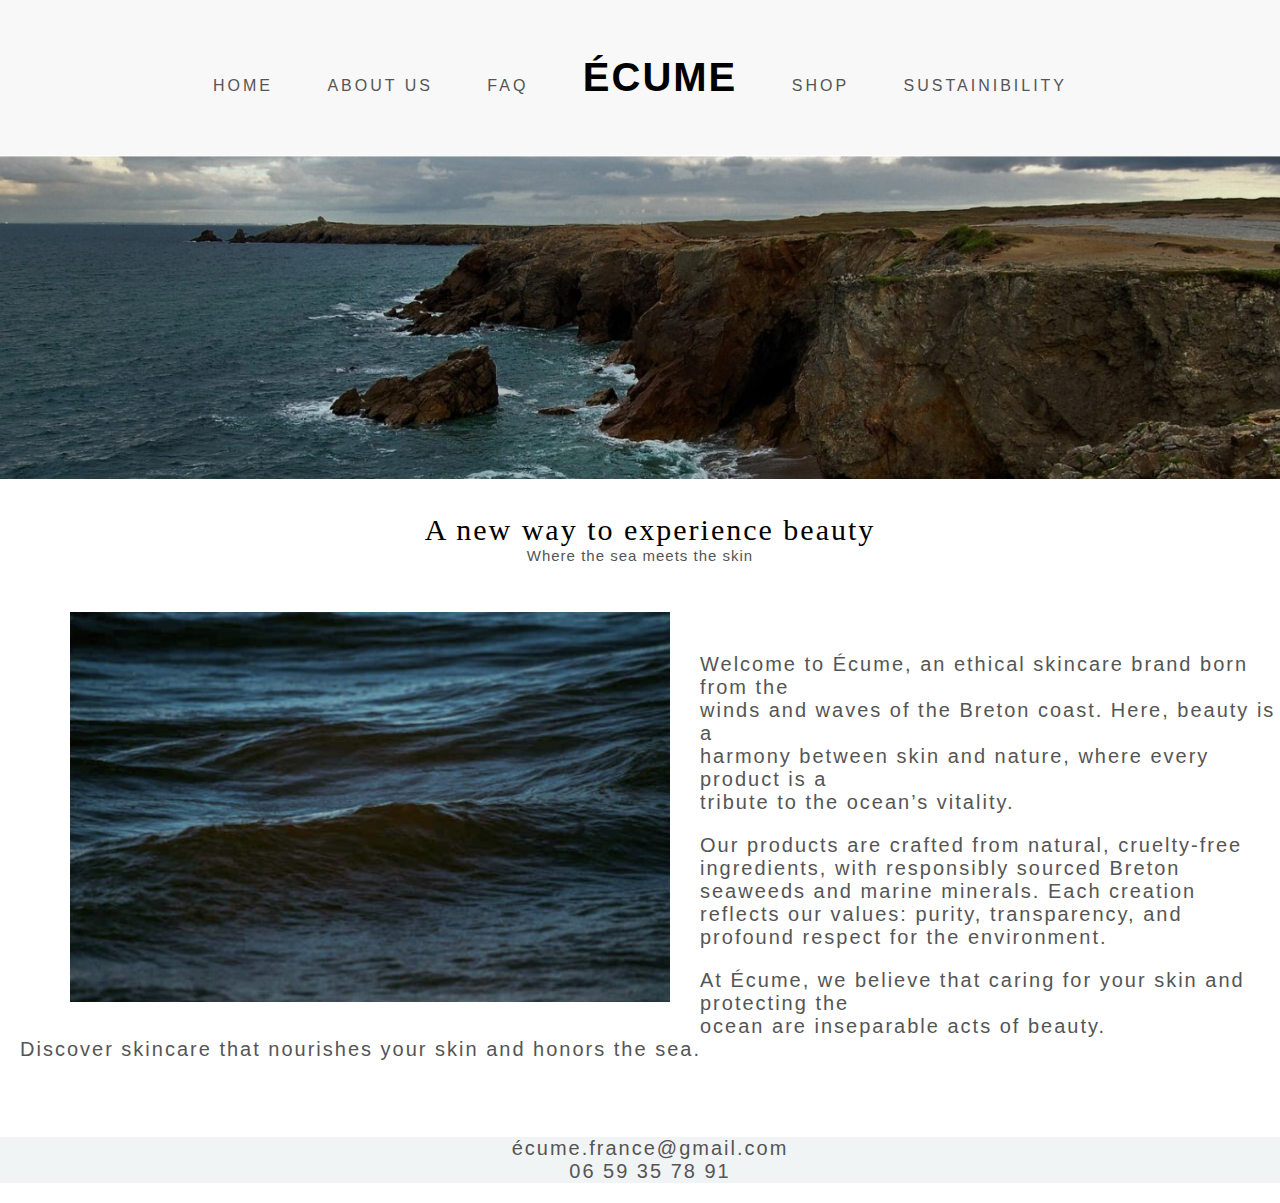
<file: index.html>
<!DOCTYPE html>
<html>
    <head>
        <title> Home </title>
        <link rel="stylesheet" type="text/css" href="style.css"> <!-- Link to the CSS file-->
    </head>
    <body>
        <ul id="navigation">
            
            <li><a href="index.html"> HOME</a></li>
            <li><a href="about.html"> ABOUT US</a></li>
            <li><a href="faq.html"> FAQ</a></li>
            <li id="logo"> ÉCUME</li>
            <li><a href="product.html"> SHOP </a></li>
            <li><a href="sustainibility.html"> SUSTAINIBILITY</a></li>
        </ul>
        <img src="hom.jpg" width=100%>
        
         <p id="intro"> A new way to experience beauty</p>
         <h3 id="subtitle">Where the sea meets the skin</h3>
        <br>
        <img src="sea.jpg" width="600" id="img">
        <br>
        <br>
        <p> Welcome to Écume, an ethical skincare brand born from the <br>winds and waves of 
            the Breton coast. Here, beauty is a <br> harmony between skin and 
            nature, where every product 
            is a<br> tribute to the ocean’s vitality.</p>
    
        
        <p id="p">Our products are crafted from natural, cruelty-free ingredients, with 
            responsibly sourced Breton seaweeds and marine minerals. 
            Each creation reflects our values: purity, transparency, and 
            profound respect for the environment. </p>

        <p> At Écume, we believe that caring for your skin and protecting the <br>
            ocean are inseparable acts of beauty.<br>
Discover skincare that nourishes your skin and honors the sea.
</p>

<br>
<br>
<p id="contact"> écume.france@gmail.com <br>
    06 59 35 78 91
</p>

</body>
</file>
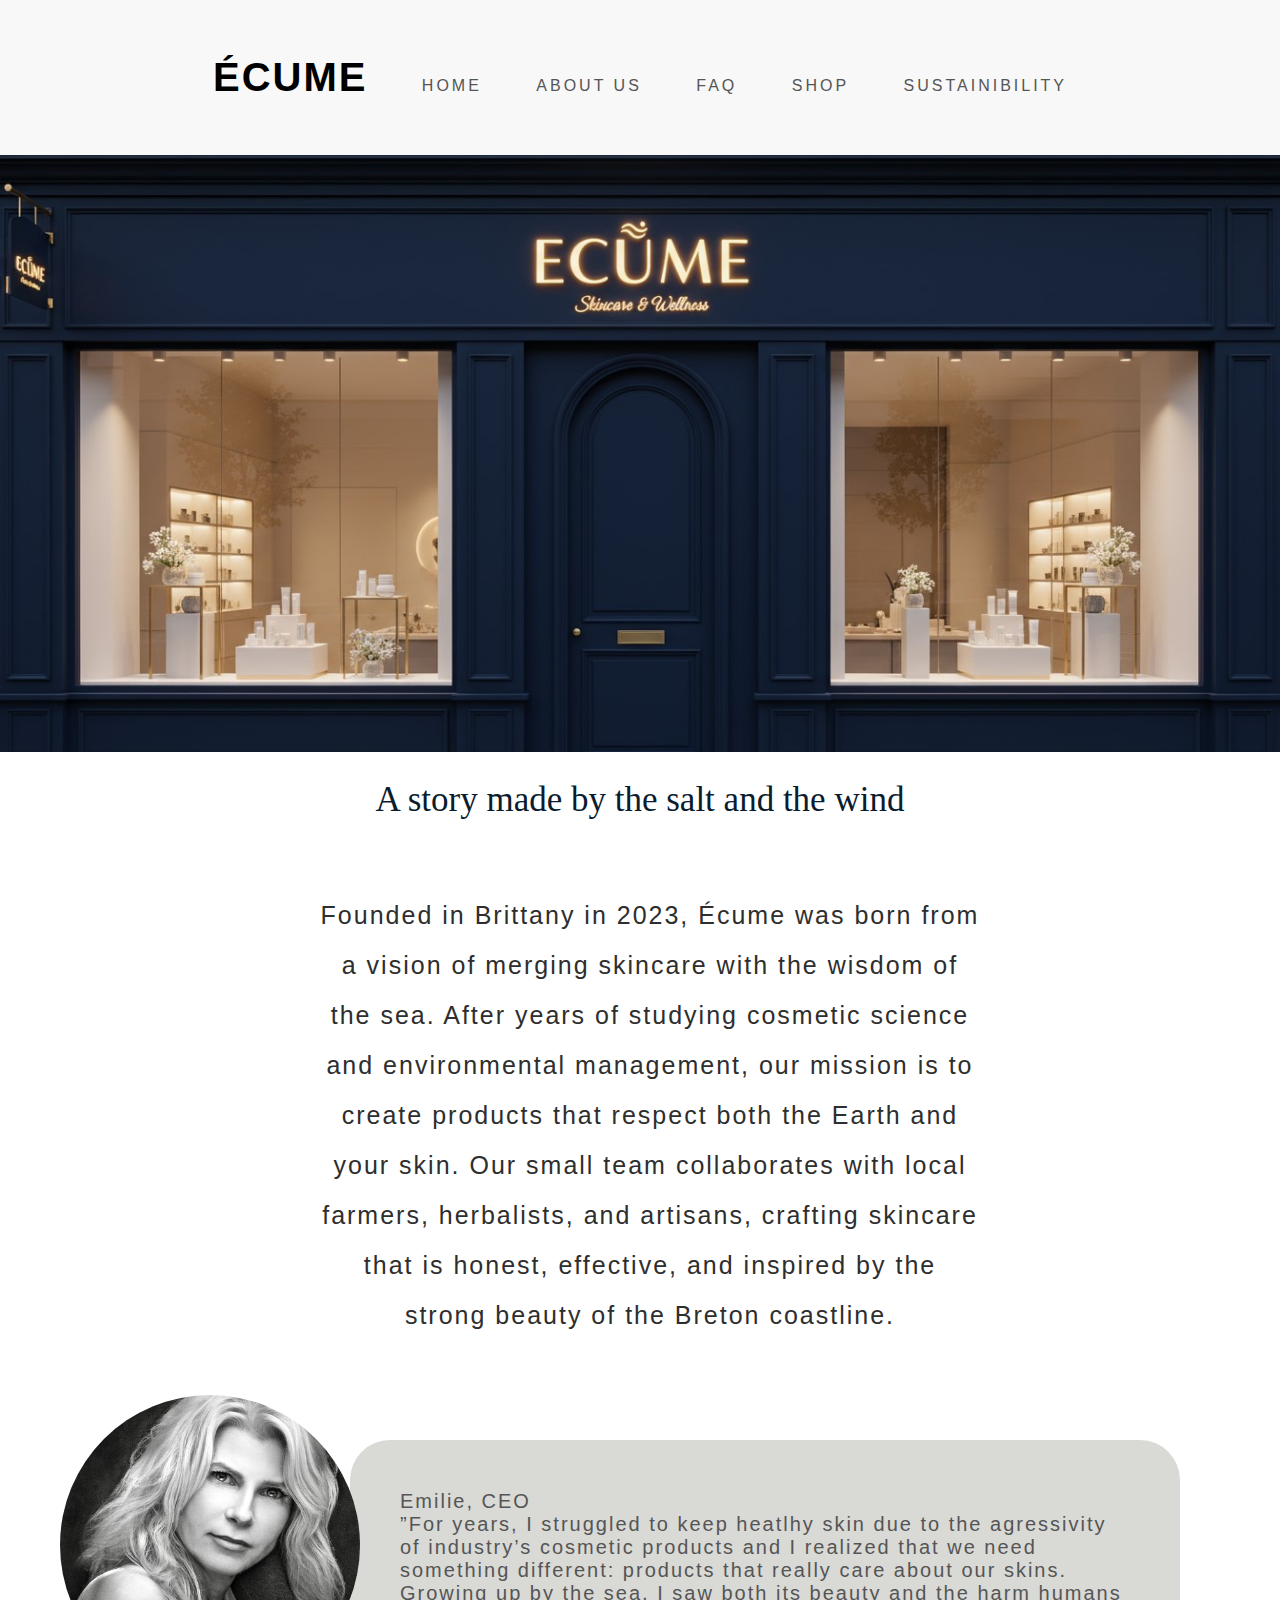
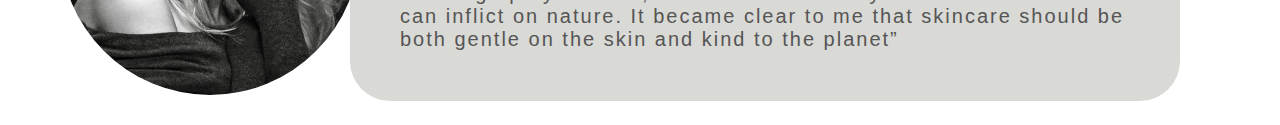
<file: about.html>
<!DOCTYPE html>
<html>
    <head>
        <title> Home </title>
        <link rel="stylesheet" type="text/css" href="style.css"> <!-- Link to the CSS file-->
    </head>
    <body>
        <ul id="navigation">
            <li id="logo"> ÉCUME</li>
            <li><a href="index.html"> HOME</a></li>
            <li><a href="about.html"> ABOUT US</a></li>
            <li><a href="faq.html"> FAQ</a></li>
            <li><a href="product.html"> SHOP </a></li>
            <li><a href="sustainibility.html"> SUSTAINIBILITY</a></li>
        </ul>

        
<img src="shop.jpg" width=100%>

        <h1 id="about-quote"> A story made by the salt and the wind</h1>

        <p id="about-text">Founded in Brittany in 2023, Écume was born from a vision of merging skincare with the wisdom of the sea. After 
            years of studying cosmetic science and environmental management, our mission is to create products that respect both the Earth and 
            your skin. Our small team collaborates with local farmers, herbalists, and artisans, crafting skincare that is honest, effective, 
            and inspired by the strong beauty of the Breton coastline.
        </p>

<img src="founder.jpg" height="300" width="300" id="founder-img">
<p id="founder-text"> Emilie, CEO <br>”For years, I struggled to keep heatlhy skin due to the agressivity of industry’s cosmetic 
    products and I realized that we need something different: products that really care about our skins. Growing up by the sea, I saw 
    both its beauty and the harm humans can inflict on nature. It became clear to me that skincare should be both gentle on the skin and
     kind to the planet”
</p>
        
        </body>
</file>
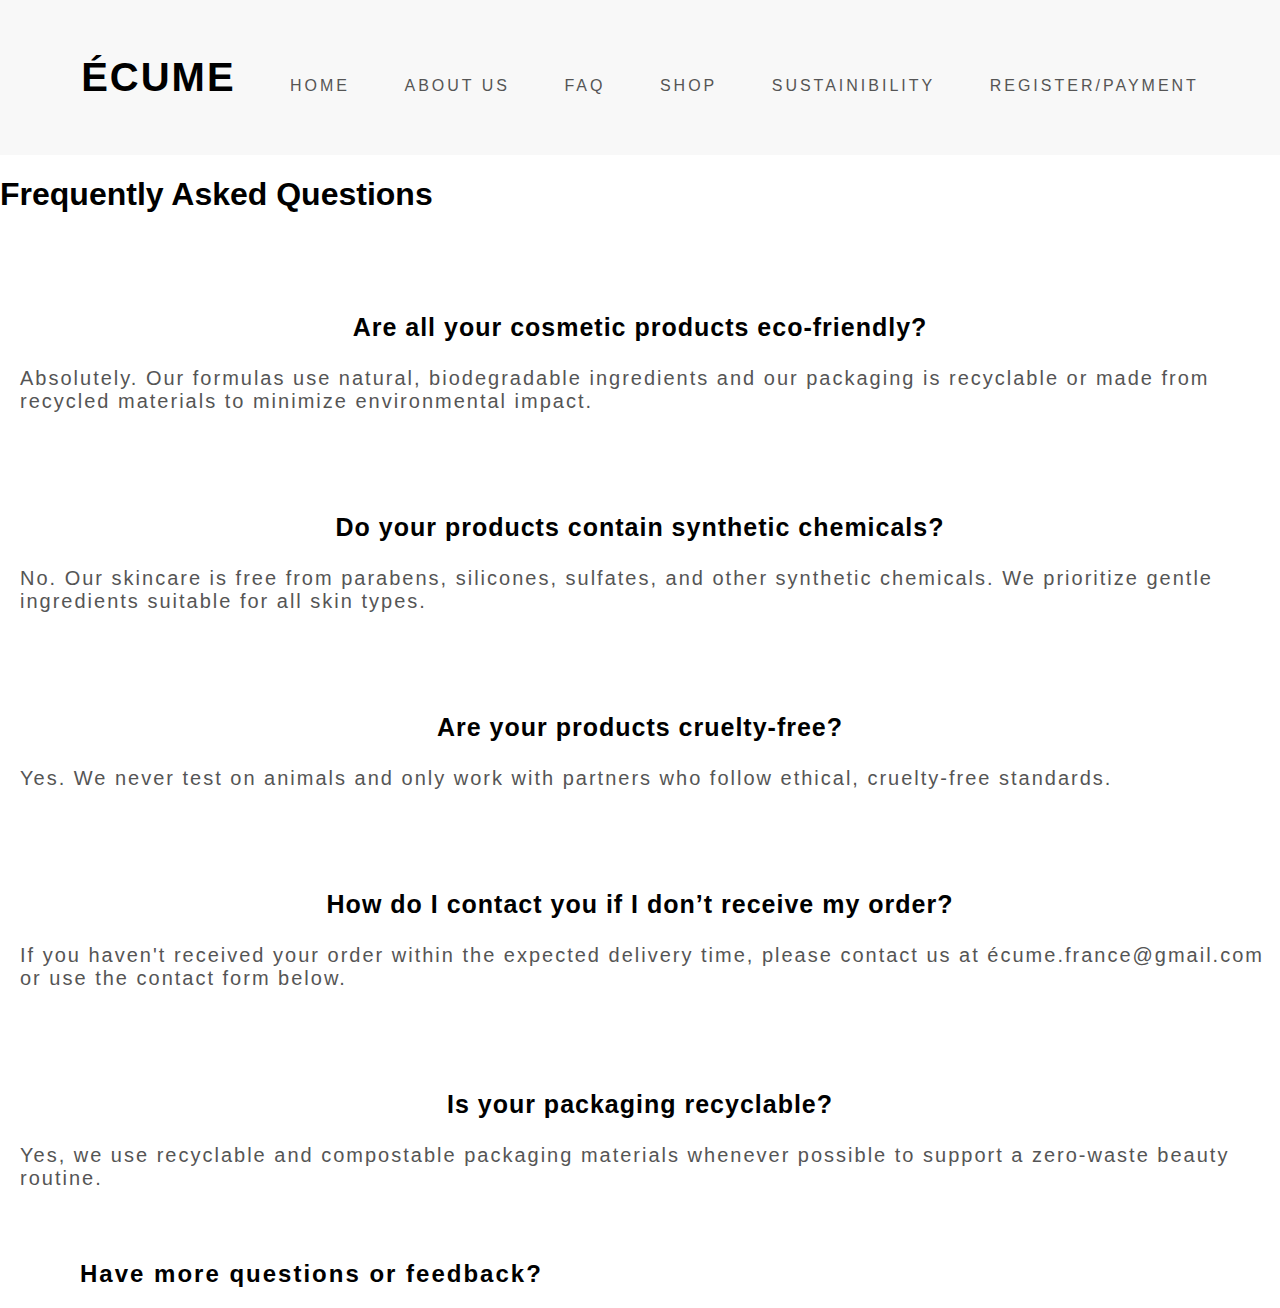
<file: faq.html>
<!DOCTYPE html>
<html>
    <head>
        <title> Home </title>
        <link rel="stylesheet" type="text/css" href="style.css"> <!-- Link to the CSS file-->
    </head>
    <body id="faq">
        <ul id="navigation">
            <li id="logo"> ÉCUME</li>
            <li><a href="index.html"> HOME</a></li>
            <li><a href="about.html"> ABOUT US</a></li>
            <li><a href="faq.html"> FAQ</a></li>
            <li><a href="product.html"> SHOP </a></li>
            <li><a href="sustainibility.html"> SUSTAINIBILITY</a></li>
            <li><a href="regpay.html"> REGISTER/PAYMENT</a></li>
        </ul>

        <h1 id="faq-title"> Frequently Asked Questions</h1>


<h3 class="faq-questions">Are all your cosmetic products eco‑friendly?</h3>
<p class="faq-answer">Absolutely. Our formulas use natural, biodegradable ingredients and our packaging is recyclable or made from recycled materials to minimize environmental impact.</p>

<h3 class="faq-questions">Do your products contain synthetic chemicals?</h3>
<p class="faq-answer">No. Our skincare is free from parabens, silicones, sulfates, and other synthetic chemicals. We prioritize gentle ingredients suitable for all skin types.</p>

<h3 class="faq-questions">Are your products cruelty‑free?</h3>
<p class="faq-answer">Yes. We never test on animals and only work with partners who follow ethical, cruelty‑free standards.</p>

<h3 class="faq-questions">How do I contact you if I don’t receive my order?</h3>
<p class="faq-answer">If you haven't received your order within the expected delivery time, please contact us at écume.france@gmail.com or use the contact form below.</p>

<h3 class="faq-questions">Is your packaging recyclable?</h3>
<p class="faq-answer">Yes, we use recyclable and compostable packaging materials whenever possible to support a zero‑waste beauty routine.</p>



<h2>Have more questions or feedback?</h2>
</file>
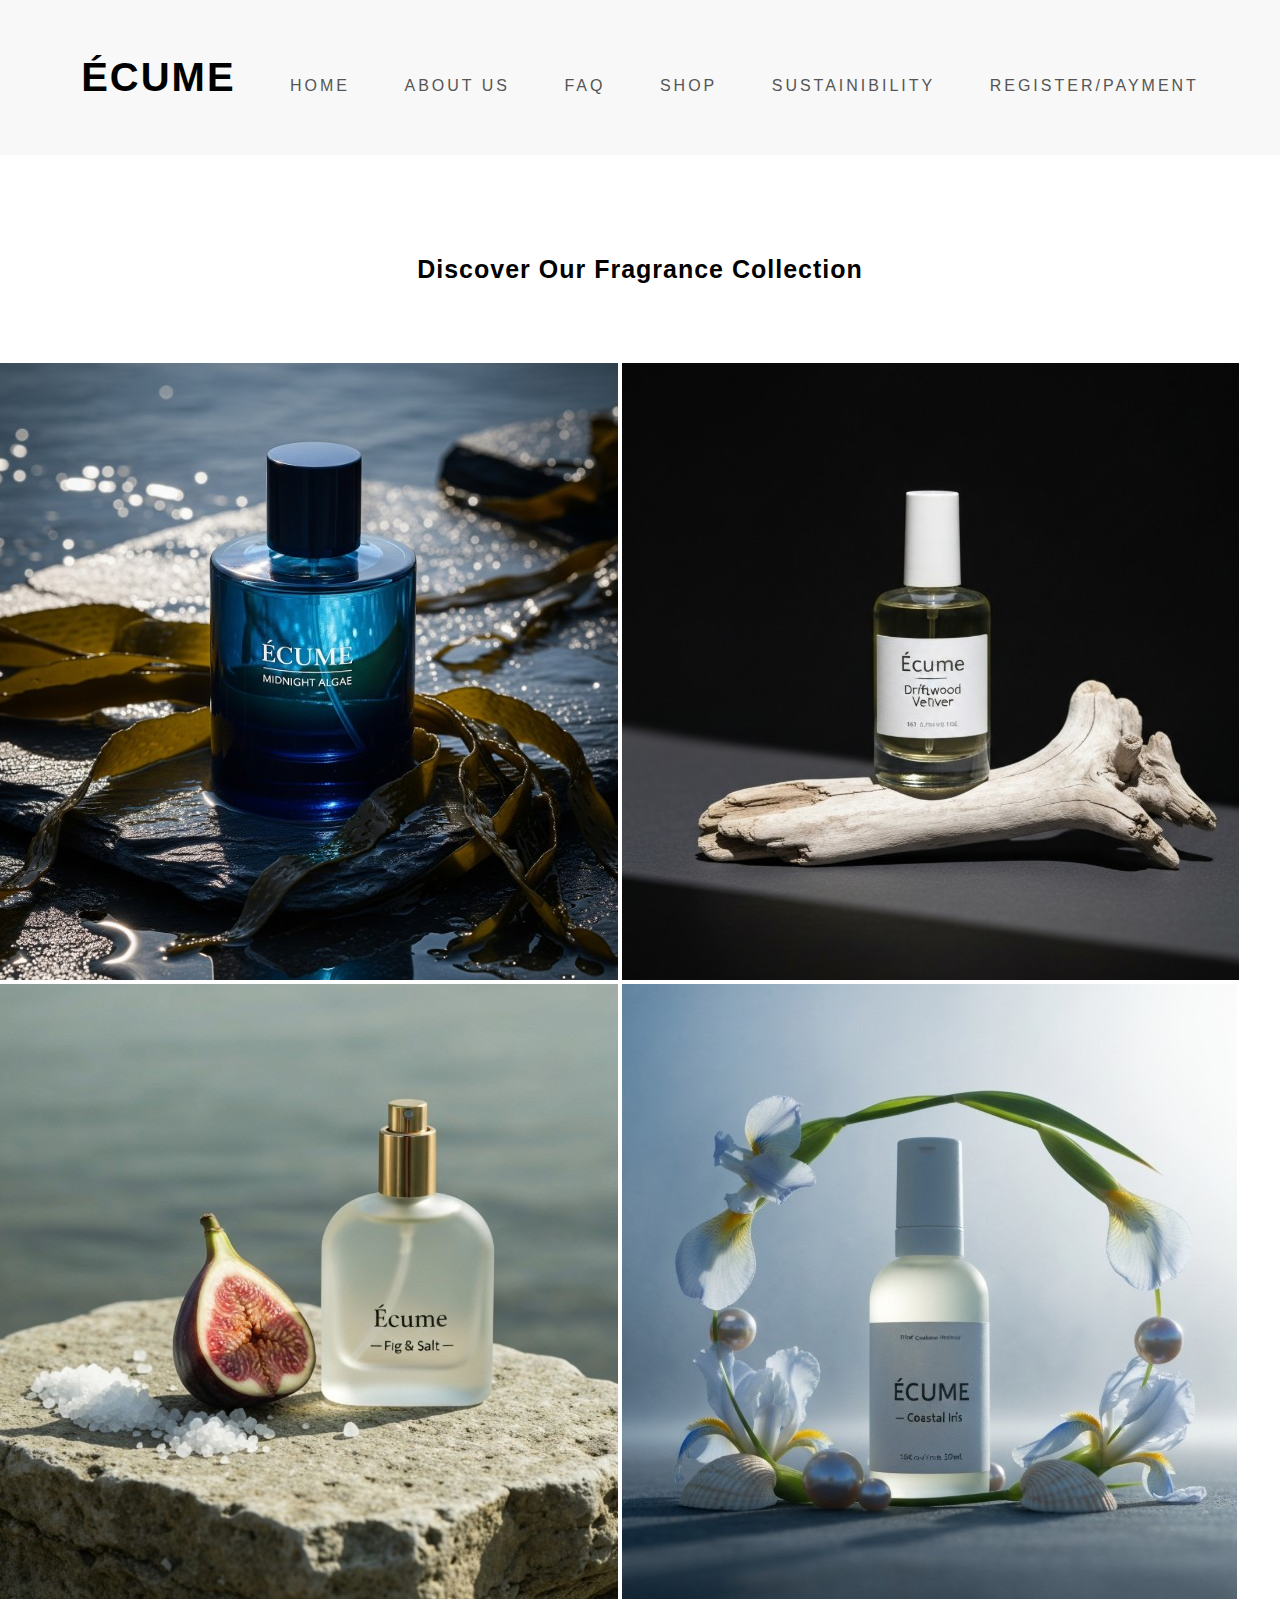
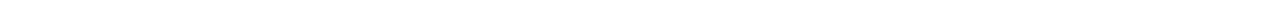
<file: frag.html>
<!DOCTYPE html>
<html>
    <head>
        <title> Home </title>
        <link rel="stylesheet" type="text/css" href="style.css"> <!-- Link to the CSS file-->
    </head>
    <body>
        <ul id="navigation">
            <li id="logo"> ÉCUME</li>
            <li><a href="index.html"> HOME</a></li>
            <li><a href="about.html"> ABOUT US</a></li>
            <li><a href="faq.html"> FAQ</a></li>
            <li><a href="shop.html"> SHOP </a></li>
            <li><a href="sustainibility.html"> SUSTAINIBILITY</a></li>
            <li><a href="regpay.html"> REGISTER/PAYMENT</a></li>
        </ul>
        <h3> Discover Our Fragrance Collection</h3>
        <br>
        <br>
        <br>
        <img src="Fragance1.jpg" class="frag-left">
        <img src="fragrance2.jpg" class="frag-right">
        <img src="fragrance3.jpg"class="frag-left">
        <img src="fragrance4.jpg" class="frag-right">
    </body>
</html>
</file>
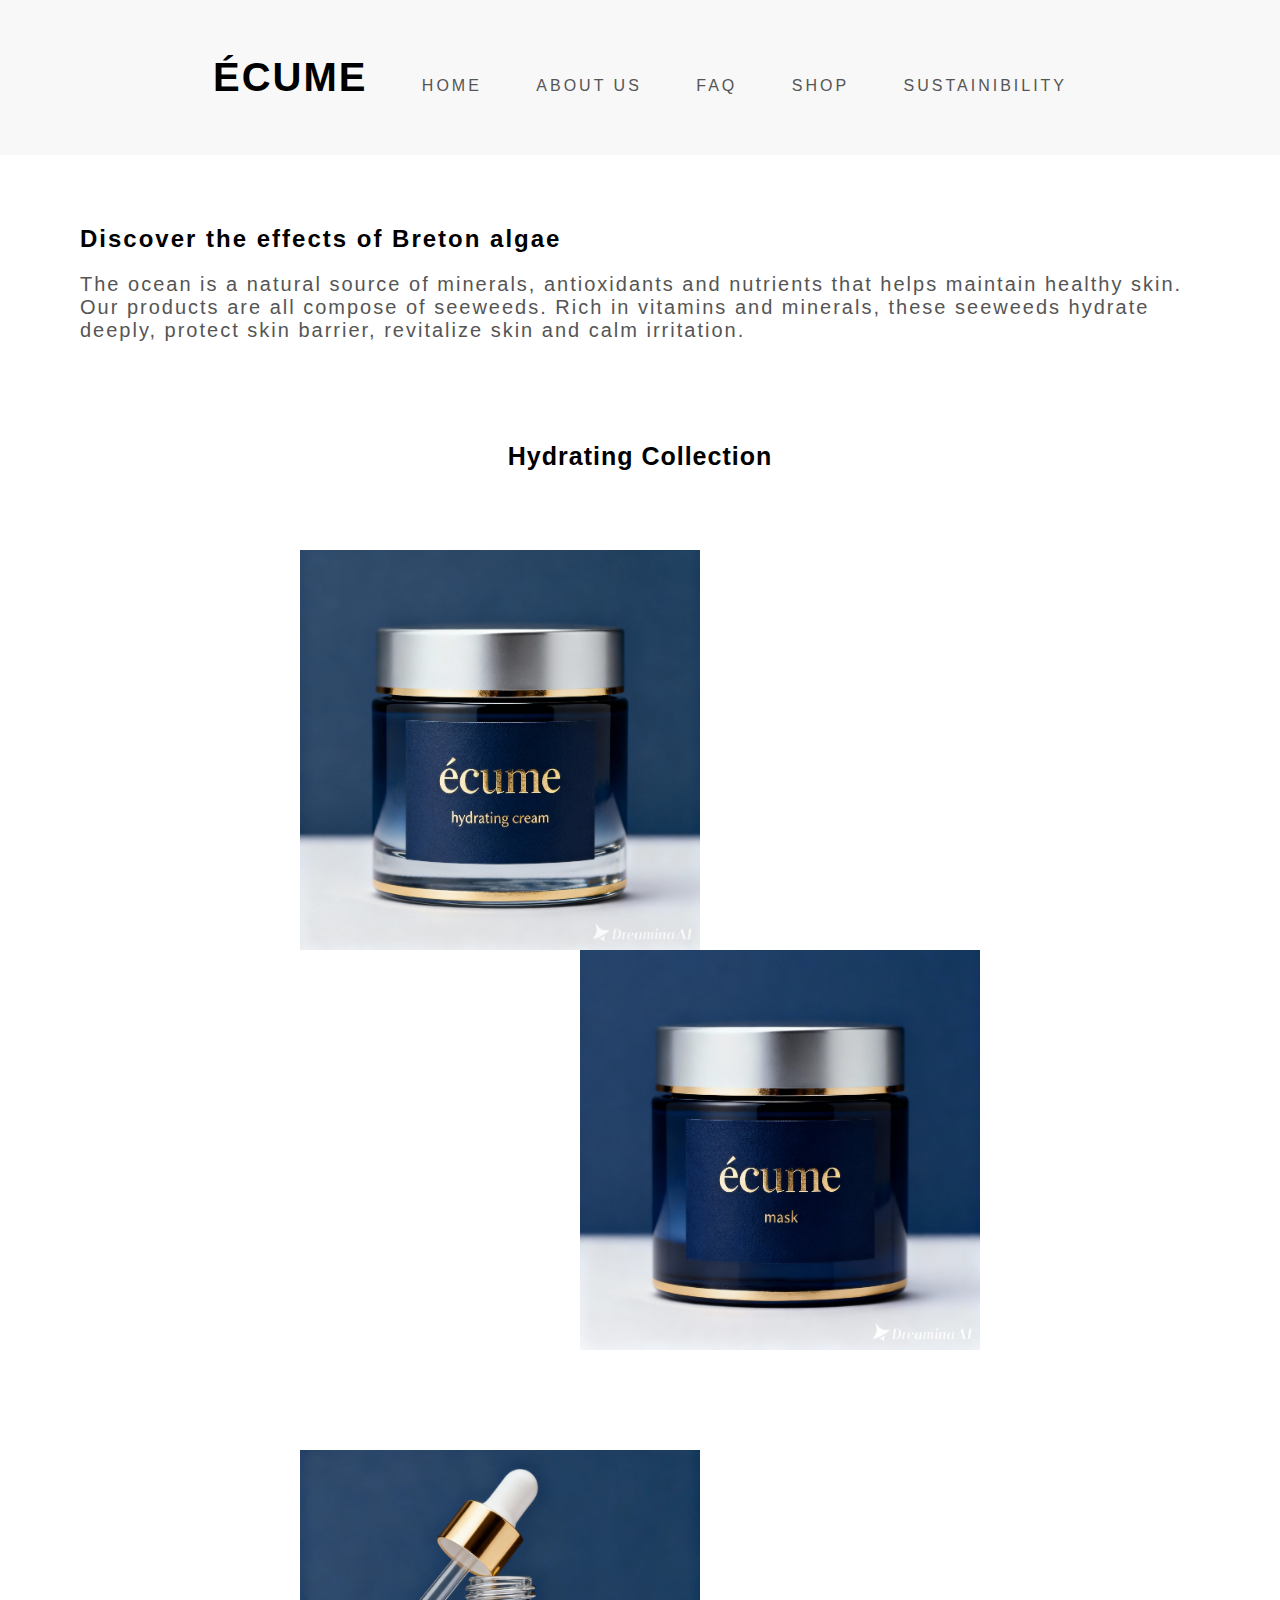
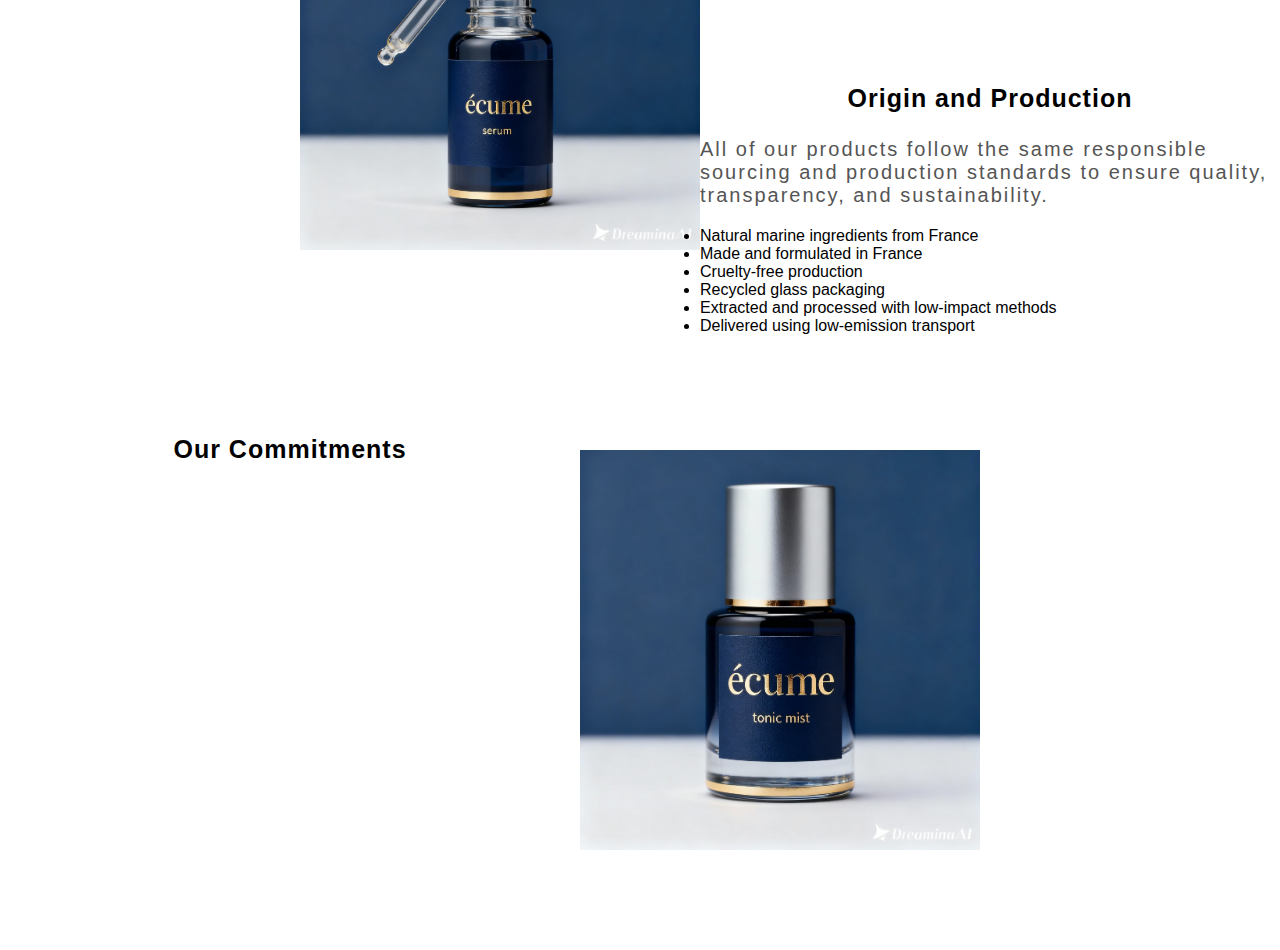
<file: product.html>
<!DOCTYPE html>
<html>
    <head>
        <title> Home </title>
        <link rel="stylesheet" type="text/css" href="style.css"> <!-- Link to the CSS file-->
    </head>
    <body>
        <ul id="navigation">
            <li id="logo"> ÉCUME</li>
            <li><a href="index.html"> HOME</a></li>
            <li><a href="about.html"> ABOUT US</a></li>
            <li><a href="faq.html"> FAQ</a></li>
            <li><a href="product.html"> SHOP </a></li>
            <li><a href="sustainibility.html"> SUSTAINIBILITY</a></li>
        </ul>

        <h2> Discover the effects of Breton algae</h2>
        <p id="product-intro">  The ocean is a natural source of minerals, antioxidants and nutrients that helps maintain healthy skin. 
            Our products are all compose of seeweeds. Rich in vitamins and minerals, these seeweeds hydrate deeply, protect skin barrier,
            revitalize skin and calm irritation.</p>

        <h3> Hydrating Collection</h3>
        <br>
        <br>
        <br>
        <a href="product1.html">
        <img src="cream.jpg" height="400" width="400" id="cream"></a>
        <a href="product2.html">
        <img src="mask.jpg" height="400" width="400" id="mask"></a>
        <a href="product3.html">
        <img src="serum.jpg" height="400" width="400" id="serum"></a>
        <a href="product4.html">
        <img src="mist.jpg" height="400" width="400" id="mist"></a>
        <br>
        <br>
        <br>
        <br>
        <br>
        <br>
        <br>
        <br>
        <br>
        <br>
        <br>
        <br>
        <br>
        <br>
        <br>
        <br>
        <br>
        <br>
        <br>
        <br>
        <br>
        <br>
        <br>
        <br>
        <br>
        <br>
        <br>
        <br>
        <br>
        <br>
        <br>
        <br>
        <br>
        <br>
        <br>
        <br>
        <br>
        <br>
        <br>
        <br>
        <br>
        <br>
        <br>
        <br>
        <br>
        <br>
        <br>
        <br>
        <br>
        <br>
        <br>
        <br>
        <br>
        <br>
        <br>
        <br>
        <br>
    
        <h3> Origin and Production</h3>
          <p>All of our products follow the same responsible sourcing and production standards to ensure quality, transparency, and sustainability.</p>
    <ul>
     <li>Natural marine ingredients from France</li>
    <li>Made and formulated in France</li>
    <li>Cruelty-free production</li>
    <li>Recycled glass packaging</li>
    <li>Extracted and processed with low-impact methods</li>
    <li>Delivered using low-emission transport</li>
    </ul>
    <h3> Our Commitments</h3>
  


    </body>
</file>
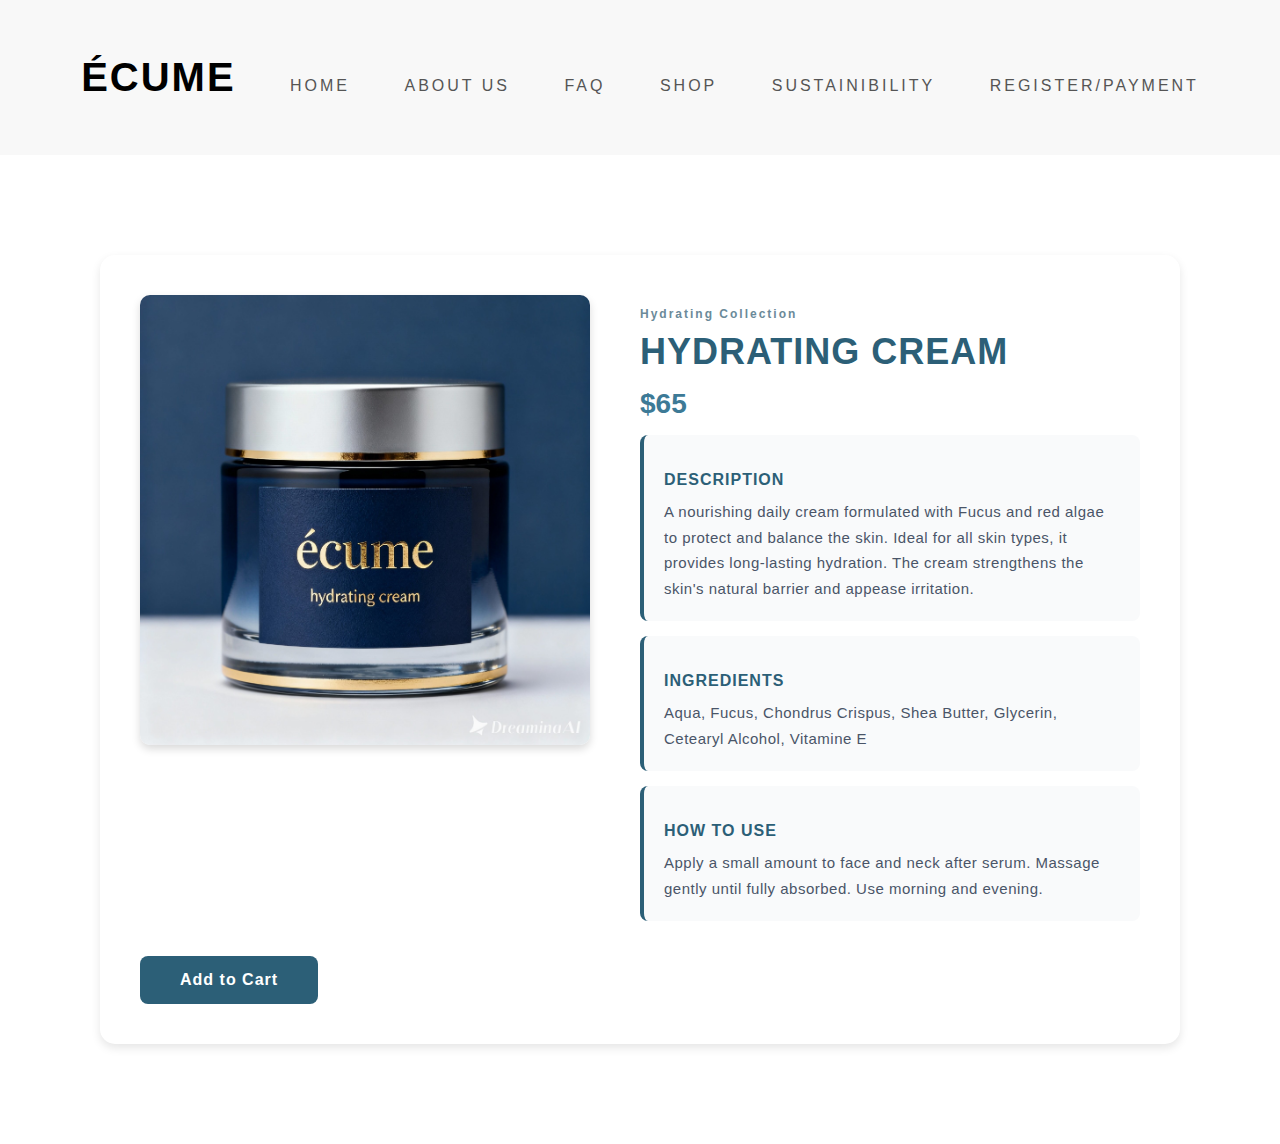
<file: product1.html>
<!DOCTYPE html>
<html>
    <head>
        <title> Home </title>
        <link rel="stylesheet" type="text/css" href="product.css"> <!-- Link to the CSS file-->
    </head>
    <body>
        <ul id="navigation">
            <li id="logo"> ÉCUME</li>
            <li><a href="index.html"> HOME</a></li>
            <li><a href="about.html"> ABOUT US</a></li>
            <li><a href="faq.html"> FAQ</a></li>
            <li><a href="shop.html"> SHOP </a></li>
            <li><a href="sustainibility.html"> SUSTAINIBILITY</a></li>
            <li><a href="regpay.html"> REGISTER/PAYMENT</a></li>
        </ul>
    
    <div class="product-container">
        <img src="cream.jpg" class="product-image">
        
            
            <p class="collection-tag">Hydrating Collection</p>
            <h1 class="product-name">HYDRATING CREAM</h1>
            <p class="product-price">$65</p>
            
            <div class="product-section">
                <h3>DESCRIPTION</h3>
                <p>A nourishing daily cream formulated with Fucus and red algae to protect and balance the skin. Ideal for all skin types, it provides long-lasting hydration. The cream strengthens the skin's natural barrier and appease irritation.</p>
            </div>
            
            <div class="product-section">
                <h3>INGREDIENTS</h3>
                <p>Aqua, Fucus, Chondrus Crispus, Shea Butter, Glycerin, Cetearyl Alcohol, Vitamine E</p>
            </div>
            
            <div class="product-section">
                <h3>HOW TO USE</h3>
                <p>Apply a small amount to face and neck after serum. Massage gently until fully absorbed. Use morning and evening.</p>
            </div>
            
            <button class="buy-button">Add to Cart</button>
            
        
    </div>
</file>
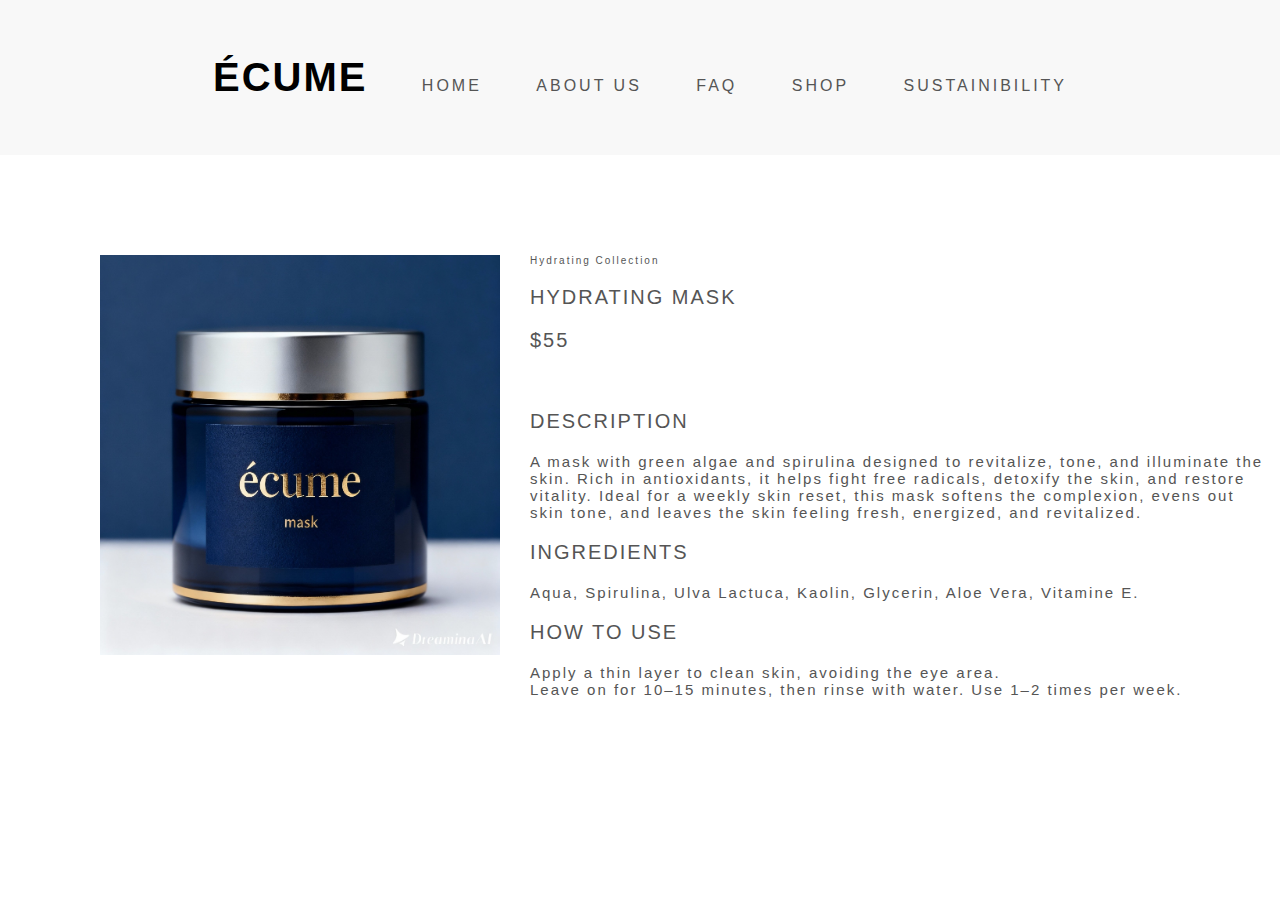
<file: product2.html>
<!DOCTYPE html>
<html>
    <head>
        <title> Home </title>
        <link rel="stylesheet" type="text/css" href="style.css"> <!-- Link to the CSS file-->
    </head>
    <body>
        <ul id="navigation">
            <li id="logo"> ÉCUME</li>
            <li><a href="index.html"> HOME</a></li>
            <li><a href="about.html"> ABOUT US</a></li>
            <li><a href="faq.html"> FAQ</a></li>
            <li><a href="product.html"> SHOP </a></li>
            <li><a href="sustainibility.html"> SUSTAINIBILITY</a></li>
        </ul>
        <img src="mask.jpg" height="400" width="400" class="products-img">
        <p id="collection"> Hydrating Collection</p>
    <p id="name1"> HYDRATING MASK</p>
    <p>$55</p>
    <br>
        <p> DESCRIPTION</p>
    <p class="text"> A mask with green algae and spirulina designed to revitalize, tone, and illuminate the skin. Rich in antioxidants, it helps fight free radicals, detoxify the skin, and restore vitality. Ideal for a weekly skin reset, this mask softens the complexion, evens out skin tone, and leaves the skin feeling fresh, energized, and revitalized.
</p>
    <p> INGREDIENTS</p>
    <p class="text">Aqua, Spirulina, Ulva Lactuca, Kaolin, Glycerin, Aloe Vera, Vitamine E.
</p>
    <p> HOW TO USE</p>  
    <p class="howtouse">  Apply a thin layer to clean skin, avoiding the eye area. <br>Leave on for 10–15 minutes, 
        then rinse with water. Use 1–2 times per week.</p>
</file>
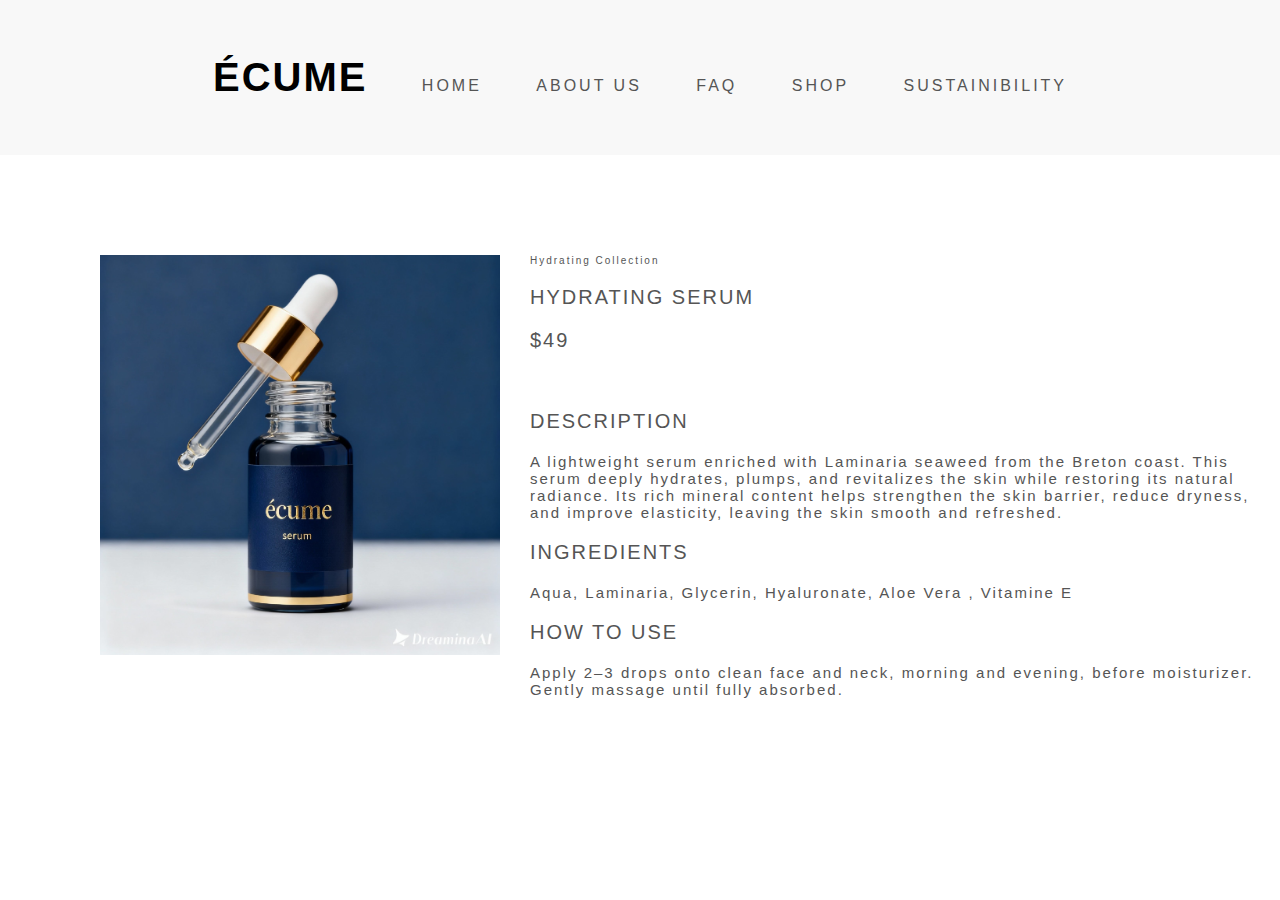
<file: product3.html>
<!DOCTYPE html>
<html>
    <head>
        <title> Home </title>
        <link rel="stylesheet" type="text/css" href="style.css"> <!-- Link to the CSS file-->
    </head>
    <body>
        <ul id="navigation">
            <li id="logo"> ÉCUME</li>
            <li><a href="index.html"> HOME</a></li>
            <li><a href="about.html"> ABOUT US</a></li>
            <li><a href="faq.html"> FAQ</a></li>
            <li><a href="product.html"> SHOP </a></li>
            <li><a href="sustainibility.html"> SUSTAINIBILITY</a></li>
        </ul>
        <img src="serum.jpg" height="400" width="400" class="products-img">
        <p id="collection"> Hydrating Collection</p>
    <p id="name1"> HYDRATING SERUM</p>
    <p>$49</p>
    <br>
    <p> DESCRIPTION</p>
    <p class="text"> A lightweight serum enriched with Laminaria seaweed from the Breton coast. This serum deeply hydrates, plumps, and revitalizes the skin while restoring its natural radiance. Its rich mineral content helps strengthen the skin barrier, reduce dryness, and improve elasticity, leaving the skin smooth and refreshed.</p>
    <p> INGREDIENTS</p>
    <p class="text">Aqua, Laminaria, Glycerin, Hyaluronate, Aloe Vera , Vitamine E
</p>
    <p> HOW TO USE</p>  
    <p class="howtouse">Apply 2–3 drops onto clean face and neck, morning and evening, before moisturizer. Gently massage until fully absorbed. </p>
</file>
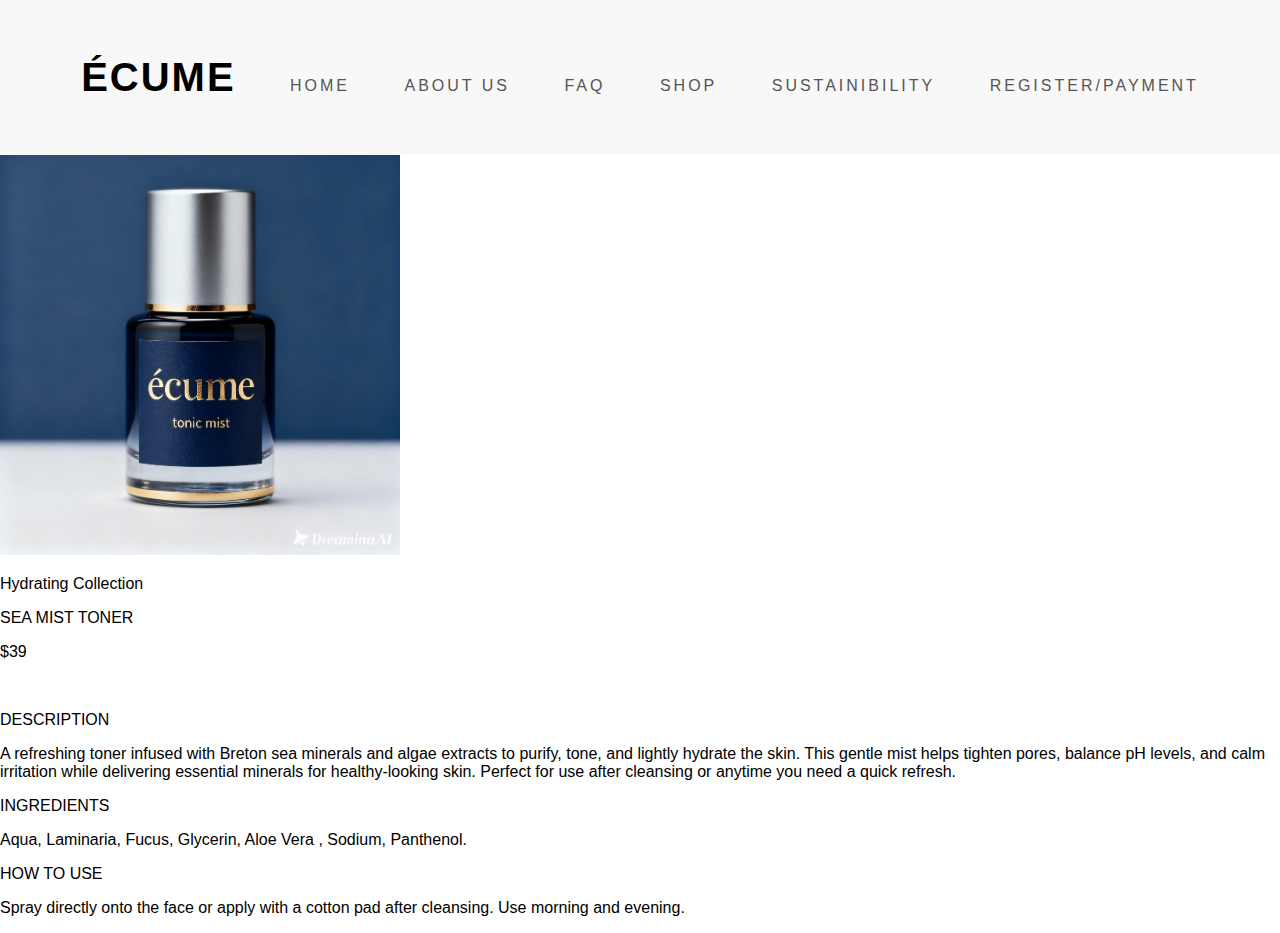
<file: product4.html>
<!DOCTYPE html>
<html>
    <head>
        <title> Home </title>
        <link rel="stylesheet" type="text/css" href="product.css"> <!-- Link to the CSS file-->
    </head>
    <body>
        <ul id="navigation">
            <li id="logo"> ÉCUME</li>
            <li><a href="index.html"> HOME</a></li>
            <li><a href="about.html"> ABOUT US</a></li>
            <li><a href="faq.html"> FAQ</a></li>
            <li><a href="shop.html"> SHOP </a></li>
            <li><a href="sustainibility.html"> SUSTAINIBILITY</a></li>
            <li><a href="regpay.html"> REGISTER/PAYMENT</a></li>
        </ul>
        <img src="mist.jpg" height="400" width="400" class="products-img">
        <p id="collection"> Hydrating Collection</p>
    <p id="name1"> SEA MIST TONER</p>
    <p>$39</p>
    <br>
    <p> DESCRIPTION</p>
    <p class="text"> A refreshing toner infused with Breton sea minerals and algae extracts to purify, tone, and lightly hydrate the skin. This gentle mist helps tighten pores, balance pH levels, and calm irritation while delivering essential minerals for healthy-looking skin. Perfect for use after cleansing or anytime you need a quick refresh.
</p>
    <p> INGREDIENTS</p>
    <p class="text">Aqua, Laminaria, Fucus, Glycerin, Aloe Vera , Sodium, Panthenol.</p>
    <p> HOW TO USE</p>  
    <p class="howtouse">Spray directly onto the face or apply with a cotton pad after cleansing. Use morning and evening.
</p>
</file>
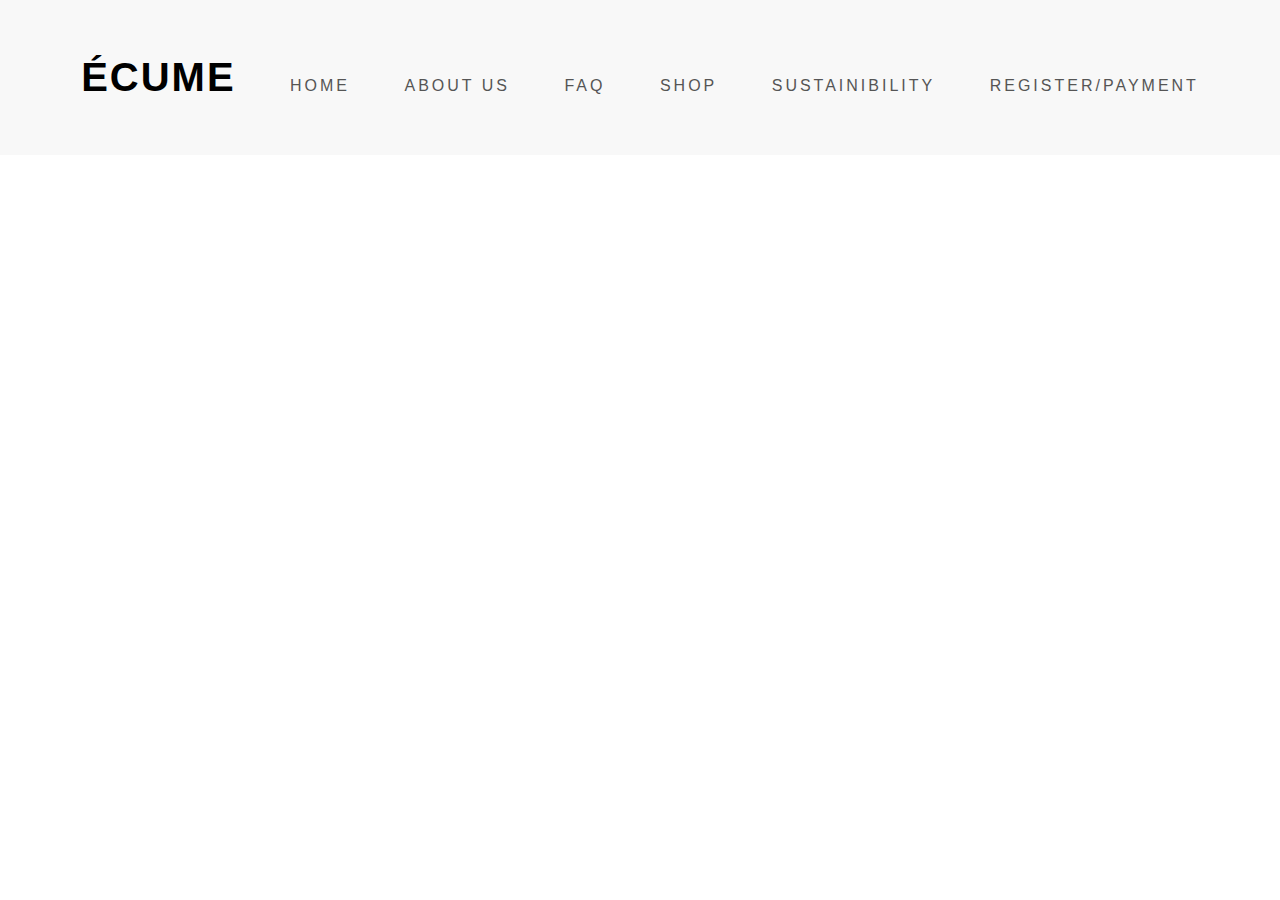
<file: regpay.html>
<!DOCTYPE html>
<html>
    <head>
        <title> Home </title>
        <link rel="stylesheet" type="text/css" href="style.css"> <!-- Link to the CSS file-->
    </head>
    <body>
        <ul id="navigation">
            <li id="logo"> ÉCUME</li>
            <li><a href="index.html"> HOME</a></li>
            <li><a href="about.html"> ABOUT US</a></li>
            <li><a href="faq.html"> FAQ</a></li>
            <li><a href="product.html"> SHOP </a></li>
            <li><a href="sustainibility.html"> SUSTAINIBILITY</a></li>
            <li><a href="regpay.html"> REGISTER/PAYMENT</a></li>
        </ul>
</file>
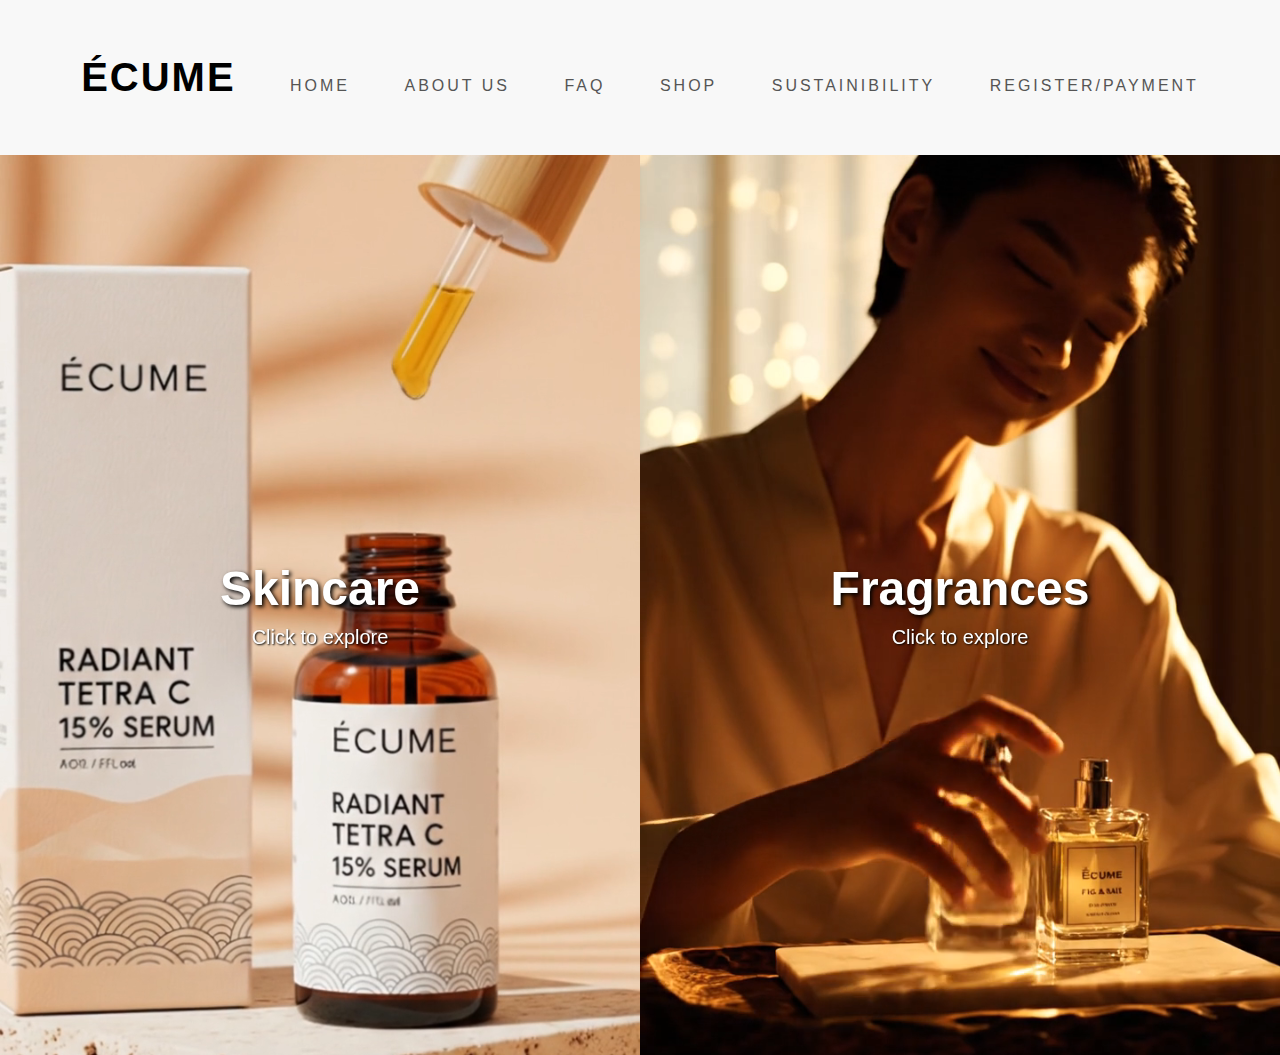
<file: shop.html>
<!DOCTYPE html>
<html>
    <head>
        <title> Home </title>
        <link rel="stylesheet" type="text/css" href="shop.css"> <!-- Link to the CSS file-->
    </head>
    <body>
        <ul id="navigation">
            <li id="logo"> ÉCUME</li>
            <li><a href="index.html"> HOME</a></li>
            <li><a href="about.html"> ABOUT US</a></li>
            <li><a href="faq.html"> FAQ</a></li>
            <li><a href="shop.html"> SHOP </a></li>
            <li><a href="sustainibility.html"> SUSTAINIBILITY</a></li>
            <li><a href="regpay.html"> REGISTER/PAYMENT</a></li>
        </ul>
        <body>
    <div class="container">
        <div class="left-side">
            <a href="product.html">
                <video autoplay muted loop>
                    <source src="skincare.mp4" type="video/mp4">
                    Your browser does not support the video tag.
                </video>
                <div class="overlay">
                    <h2>Skincare</h2>
                    <p>Click to explore</p>
                </div>
            </a>
        </div>
        
        <div class="right-side">
            <a href="frag.html">
                <video autoplay muted loop>
                    <source src="fragrance.mp4" type="video/mp4">
                    Your browser does not support the video tag.
                </video>
                <div class="overlay">
                    <h2>Fragrances</h2>
                    <p>Click to explore</p>
                </div>
            </a>
        </div>
    </div>
</body>
</html>
</file>
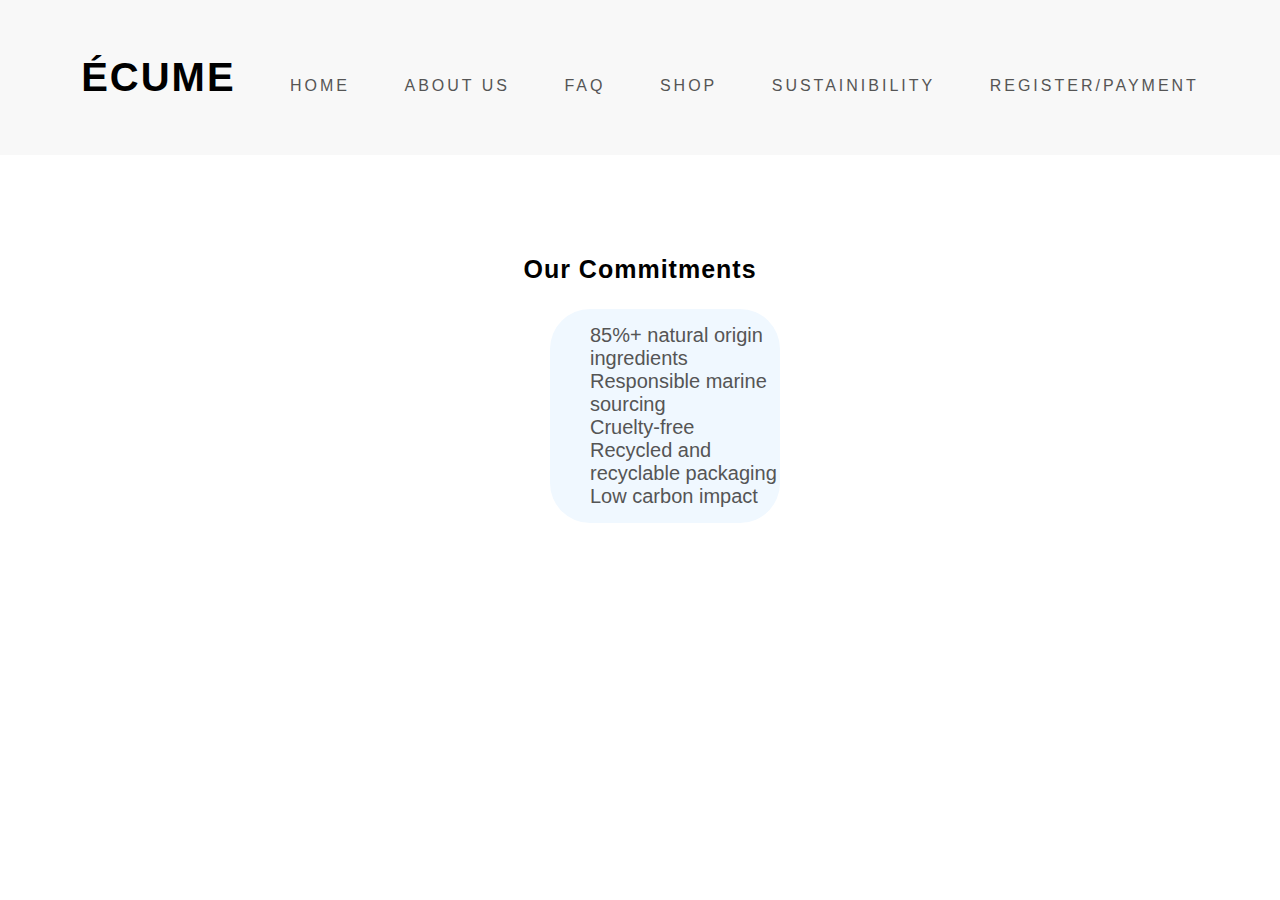
<file: sustainibility.html>
<!DOCTYPE html>
<html>
    <head>
        <title> Home </title>
        <link rel="stylesheet" type="text/css" href="style.css"> <!-- Link to the CSS file-->
    </head>
    <body>
        <ul id="navigation">
            <li id="logo"> ÉCUME</li>
            <li><a href="index.html"> HOME</a></li>
            <li><a href="about.html"> ABOUT US</a></li>
            <li><a href="faq.html"> FAQ</a></li>
            <li><a href="product.html"> SHOP </a></li>
            <li><a href="sustainibility.html"> SUSTAINIBILITY</a></li>
            <li><a href="regpay.html"> REGISTER/PAYMENT</a></li>
        </ul>

<h3> Our Commitments </h3>
    <ul class="supplychain">
        <li>85%+ natural origin ingredients</li>
        <li>Responsible marine sourcing</li>
        <li>Cruelty-free</li>
        <li> Recycled and recyclable packaging</li>
        <li> Low carbon impact</li>
    </ul>
</file>
<file: style.css>
body {
margin: 0;
  font-family: "Helvetica Neue", arial;
  background-color: white;
}

/*
    NAVIGATION
*/
#navigation {
  list-style-type: none;     /* enlève les puces */
  margin: 0;
  padding: 30px;
  background-color: #f8f8f8; /* fond clair */
  text-align: center;        /* centre tout le contenu */
  position: sticky;
  top: 0;
}

#navigation li {
  display: inline-block;     /* les éléments sur une ligne */
  margin:  25px;            /* espace entre les liens */
  
}

#navigation a {
  color: #555;
  text-decoration: none;
  font-size: 16px;
  font-weight: 400;
  letter-spacing: 3px;
}

#navigation a:hover {
  color: black;
}

/*
    LOGO
*/

#logo {
  font-size: 40px;
  font-weight: 600;
  color: black;
  letter-spacing: 2px;

}

#intro{
    color: black;
    font-family: 'Playfair Display', serif;
    text-align: center;
    font-size: 30px;
    font-weight: 500;
    letter-spacing: 2px;
}
#subtitle{
font-family: arial, serif;
  font-weight: 300;
  color: #555;
  letter-spacing: 1px;
  margin-top: -30px;
  text-align: center;
  font-size: 15px;
}
p{
    color: #555;
    font-size: 20px;
    padding-left: 20px;
    font-family: "Helvetica Neue", Helvetica, Arial, sans-serif;
    letter-spacing: 2px;
    
}
#img{
    float: left;
    margin-right: 30px;
    margin-left: 70px;
    margin-top: 15px;
    padding-bottom: 15px;

}
#p{color: #555;
    font-size: 20px;
    padding-left: 70px;
    font-family: "Helvetica Neue", Helvetica, Arial, sans-serif;
    letter-spacing: 2px;
    

}
#contact{
  background-color: #F0F4F5;
  text-align: center;
  
}
#about-quote{
  text-align: center;
  color: #0a1c2e;
  font-weight: 500;
  font-family: 'Playfair Display';
  font-size: 35px;
}
#about-text{
  color: #2e2e2e;
    font-size: 25px;
    font-family: "Helvetica Neue", Helvetica, Arial, sans-serif;
    letter-spacing: 2px;
    margin-left: 300px;
    margin-right: 300px;
    text-align: center;
    line-height: 2;
    margin-top: 70px;
    
}
#founder-img{
  float: left;
  border-radius: 95%;
  margin-top: 30px;
  margin-left: 60px;
  margin-bottom: 30px;
}
#founder-text{
  margin-left: 350px;
  margin-top: 100px;
  margin-right: 100px;
  background-color: #D9D9D6;
  border-radius: 40px;
  padding: 50px;
  
}
#product-intro{
  margin-left: 60px;
  margin-right: 60px;
}
h2{
  margin-left: 80px;
  margin-top: 70px;
  letter-spacing: 2px;
}
h3{
  text-align: center;
  margin-top: 100px;
  letter-spacing: 1px;
  font-size: 25px;
}
#cream{
  float: left;
  margin-left: 300px;
}
#mask{
  float: right;
  margin-right: 300px;
}
#serum{
  float: left;
  margin-left: 300px;
  margin-top: 100px;
  margin-bottom: 100px;
}
#mist{
  float: right;
  margin-right: 300px;
  margin-top: 100px;
  margin-bottom: 100px;

}
.products-img{
  float: left;
  margin-left: 100px;
  margin-top: 100px;
  margin-right: 30px;
 
  flex-shrink: 0;
  
}
#collection{
  
  font-size: 10px;
  margin-top: 100px;
}
.text{
  
  font-size: 15px;
  max-height: 500px;
  padding-right: 10px;
  
  
}
.howtouse{
   font-size: 15px;
  max-height: 500px;
  padding-right: 10px;
  margin-left: 510px;
}
.supplychain{
  list-style-type: none;
  background-color: aliceblue;
  margin-left: 550px;
  margin-right: 500px;
  border-radius: 40px;
  font-size: 20px;
  font-family:"Helvetica Neue", Helvetica, Arial, sans-serif ;
  color: #555;
  padding-top: 15px;
  padding-bottom: 15px;
}
</file>
<file: product.css>
body {
margin: 0;
  font-family: "Helvetica Neue", arial;
  background-color: white;
}

/*
    NAVIGATION BAR
*/
#navigation {
  list-style-type: none;     /* enlève les puces */
  margin: 0;
  padding: 30px;
  background-color: #f8f8f8; 
  text-align: center;        /* centre tout le contenu */
  position: sticky;
  top: 0;
}

#navigation li {
  display: inline-block;     /* les éléments sur une ligne */
  margin:  25px;            /* espace entre les liens */
  
}

#navigation a {
  color: #555;
  text-decoration: none;
  font-size: 16px;
  font-weight: 400;
  letter-spacing: 3px;
}

#navigation a:hover {
  color: black;
}

#logo {
  font-size: 40px;
  font-weight: 600;
  color: black;
  letter-spacing: 2px;

}

/* END OF NAVIGATION BAR*/

.product-container {
    /*display: flex;*/
    max-width: 1200px;
    margin: 100px ;
    padding: 40px;
    background-color: #ffffff;
    border-radius: 15px;
    box-shadow: 0 4px 10px rgba(0, 0, 0, 0.1);*/
}

.product-image {
    float:left;
    width: 450px;
    height: 450px;
    border-radius: 10px;
    margin-right: 50px;
    box-shadow: 0 4px 8px rgba(0, 0, 0, 0.15);}

.collection-tag {
    color: #6b8a99;
    font-size: 12px;
    font-weight: 600;
    letter-spacing: 2px;
    margin-bottom: 10px;
}

.product-name {
    color: #2c5f77;
    font-size: 36px;
    font-weight: 700;
    margin: 10px 0;
    letter-spacing: 1px;
}

.product-price {
    color: #3d7a96;
    font-size: 28px;
    font-weight: 600;
    margin: 15px 0;
}

.product-section {
    
    margin-left: 500px ;
    margin-bottom: 15px;
    padding: 20px;
    background-color: #f9fafb;
    border-radius: 8px;
    border-left: 4px solid #2c5f77;
}

.product-section h3 {
    color: #2c5f77;
    font-size: 16px;
    font-weight: 600;
    letter-spacing: 1px;
    margin-bottom: 10px;
}

.product-section p {
    color: #4a5568;
    font-size: 15px;
    line-height: 1.7;
    margin: 0;
    padding: 0;
    letter-spacing: 0.5px;
}

.buy-button {
    background-color: #2c5f77;
    color: white;
    padding: 15px 40px;
    font-size: 16px;
    font-weight: 600;
    border: none;
    border-radius: 8px;
    cursor: pointer;
    margin-top: 20px;
    letter-spacing: 1px;
}

.buy-button:hover {
    background-color: #3d7a96;
}
</file>
<file: shop.css>
body {
margin: 0;
  font-family: "Helvetica Neue", arial;
  background-color: white;
}

/*
    NAVIGATION
*/
#navigation {
  list-style-type: none;     /* enlève les puces */
  margin: 0;
  padding: 30px;
  background-color: #f8f8f8; /* fond clair */
  text-align: center;        /* centre tout le contenu */
  position: sticky;
  top: 0;
}

#navigation li {
  display: inline-block;     /* les éléments sur une ligne */
  margin:  25px;            /* espace entre les liens */
  
}

#navigation a {
  color: #555;
  text-decoration: none;
  font-size: 16px;
  font-weight: 400;
  letter-spacing: 3px;
}

#navigation a:hover {
  color: black;
}

/*
    LOGO
*/

#logo {
  font-size: 40px;
  font-weight: 600;
  color: black;
  letter-spacing: 2px;

}

* 
{
    margin: 0;
    padding: 0;
    box-sizing: border-box;
}

body {
    width: 100%;
    height: 100vh;
    overflow: hidden;
}

.container {
    width: 100%;
    height: 100%;
    display: flex;
}

.left-side {
    width: 50%;
    height: 100%;
    position: relative;
    overflow: hidden;
}

.right-side {
    width: 50%;
    height: 100%;
    position: relative;
    overflow: hidden;
}

.left-side a,
.right-side a {
    display: block;
    width: 100%;
    height: 100%;
    position: relative;
    text-decoration: none;
    cursor: pointer;
}

video {
    width: 100%;
    height: 100%;
    object-fit: cover;
}

.overlay {
    position: absolute;
    top: 50%;
    left: 50%;
    transform: translate(-50%, -50%);
    text-align: center;
    color: white;
    z-index: 10;
}

.overlay h2 {
    font-size: 48px;
    margin-bottom: 10px;
    text-shadow: 2px 2px 4px black;
}

.overlay p {
    font-size: 20px;
    text-shadow: 1px 1px 2px black;
}

.left-side:hover video,
.right-side:hover video {
    transform: scale(1.1);
    transition: transform 0.3s;
}
</file>
